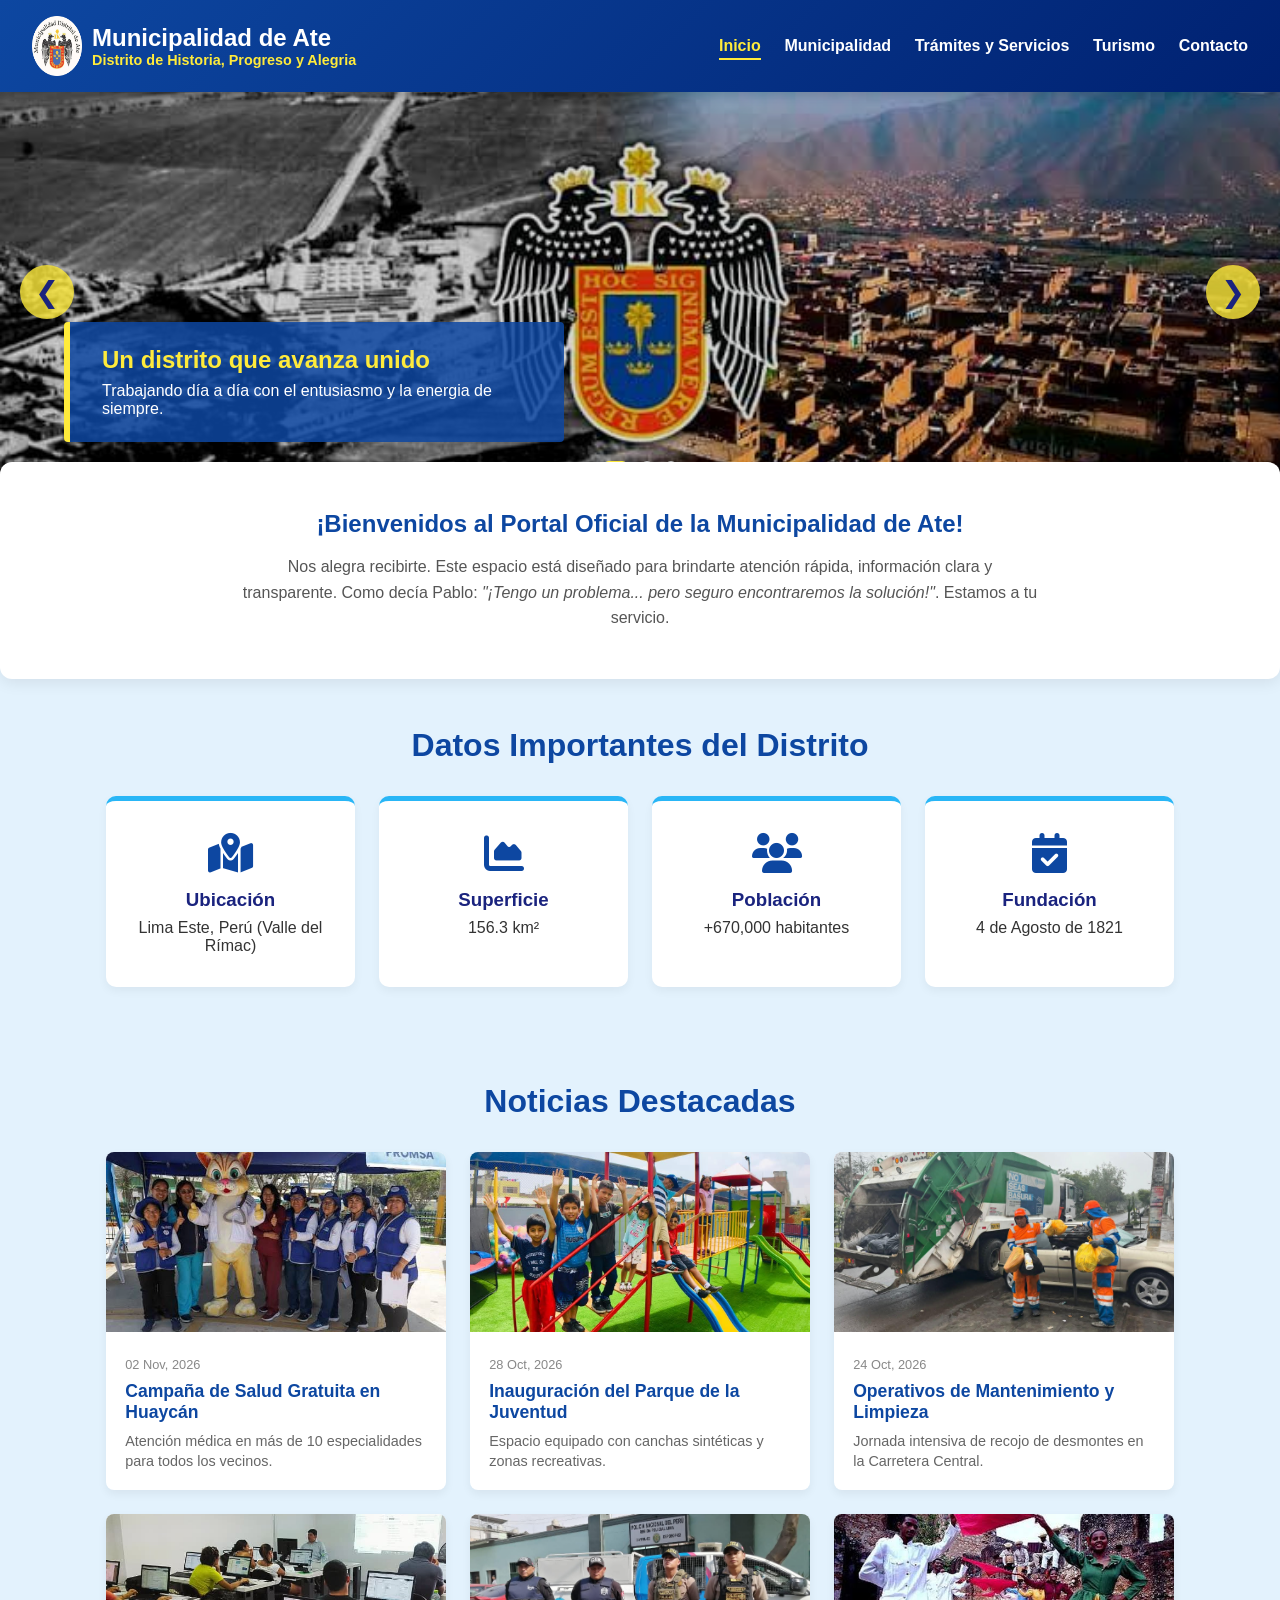
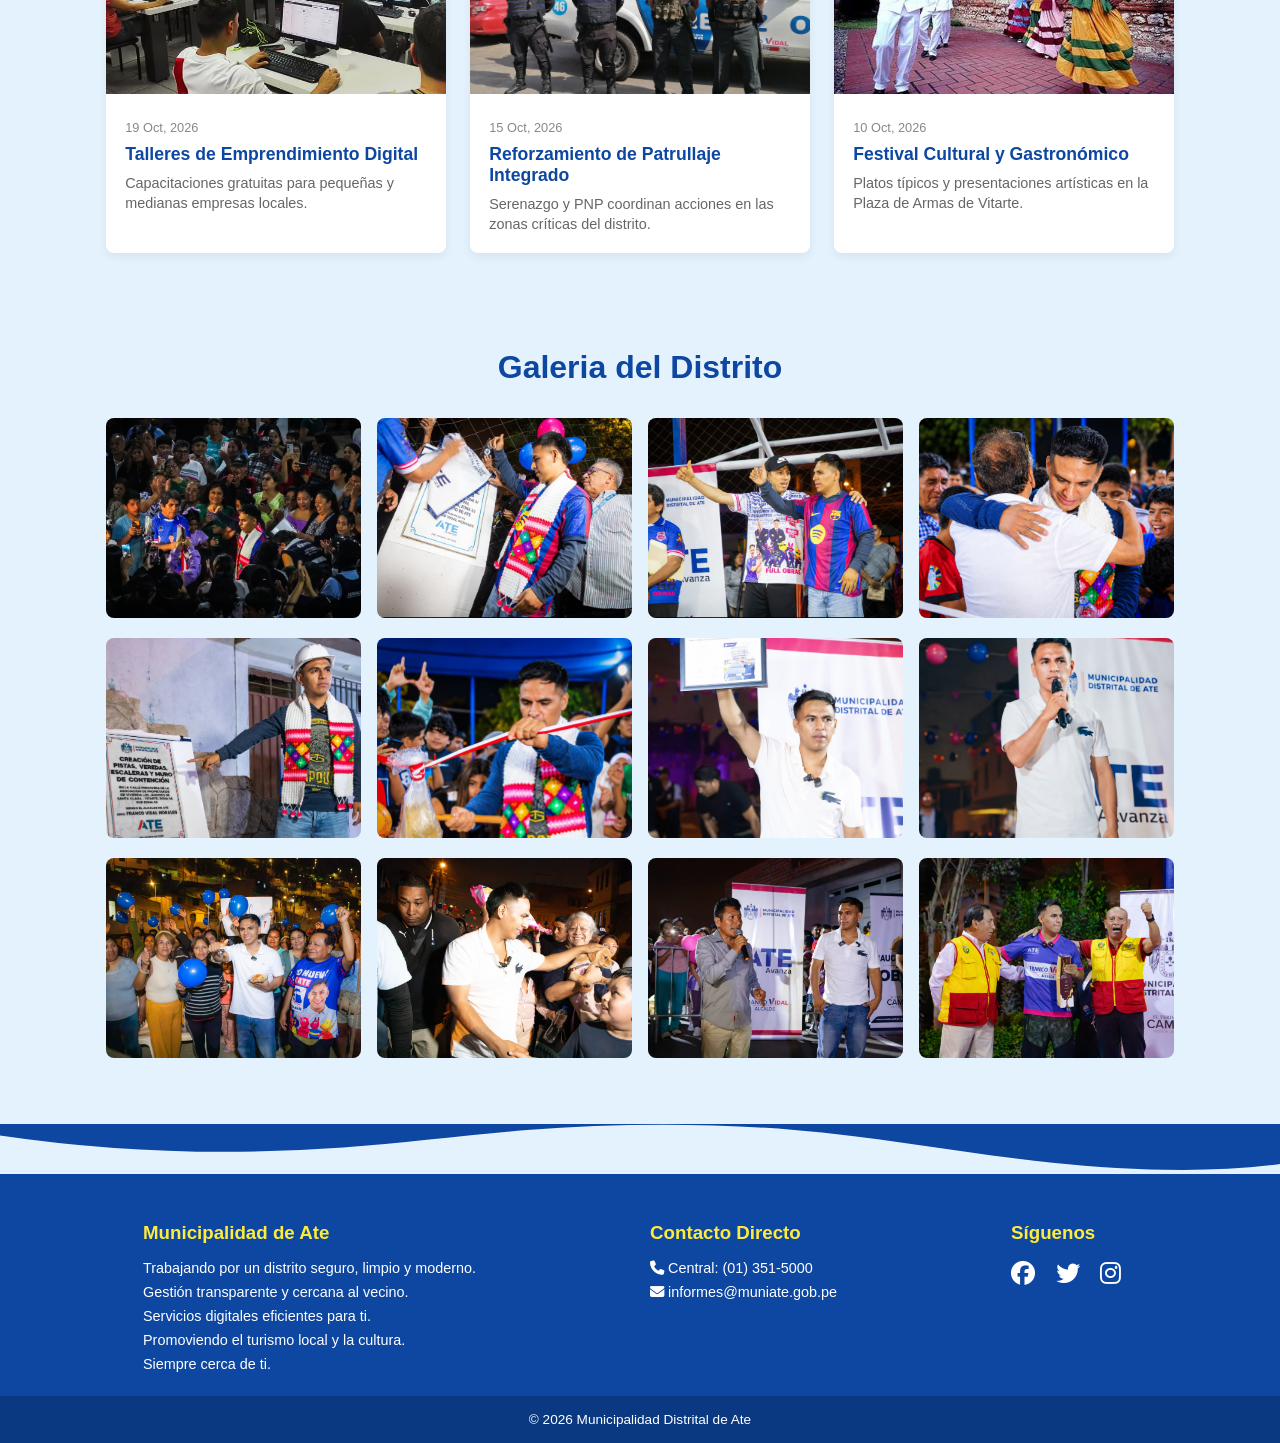
<file: index.html>
<!DOCTYPE html>
<html lang="es">
<head>
  <meta charset="UTF-8">
  <meta name="viewport" content="width=device-width, initial-scale=1.0">
  <title>Municipalidad Distrital de Ate - Inicio</title>
  <link rel="stylesheet" href="pablo.css">
  <link rel="stylesheet" href="https://cdnjs.cloudflare.com/ajax/libs/font-awesome/6.4.0/css/all.min.css">
</head>
<body>
  
  <!-- Navegación -->
  <header class="header">
    <div class="logo-container">
      <img style="width: 50px; height: 60px;" src="IMG/Logo.png">
      <h1>Municipalidad de Ate <span>Distrito de Historia, Progreso y Alegria</span></h1>
    </div>
    <nav class="nav-links">
      <a href="index.html" class="active">Inicio</a>
      <a href="municipalidad.html">Municipalidad</a>
      <a href="tramites.html">Trámites y Servicios</a>
      <a href="turismo.html">Turismo</a>
      <a href="contacto.html">Contacto</a>
    </nav>
  </header>

  <!-- Banner Carrusel -->
  <section class="carousel-container">
    <div class="carousel-slide fade active">
      <img src="IMG/carrucel1.jpg" alt="Ate Moderno">
      <div class="carousel-text">
        <h2>Un distrito que avanza unido</h2>
        <p>Trabajando día a día con el entusiasmo y la energia de siempre.</p>
      </div>
    </div>
    <div class="carousel-slide fade">
      <img src="IMG/carrucel2.jpg" alt="Obras en Ate">
      <div class="carousel-text">
        <h2>Nuevas Obras viales</h2>
        <p>Mejoramos la conectividad y seguridad de las vías principales.</p>
      </div>
    </div>
    <div class="carousel-slide fade">
      <img src="IMG/carrucel3.jpg" alt="Cultura y Deporte">
      <div class="carousel-text">
        <h2>Espacios para la Familia</h2>
        <p>Parques e instalaciones renovadas para el disfrute de todos.</p>
      </div>
    </div>

    <button class="prev" onclick="moveSlide(-1)">&#10094;</button>
    <button class="next" onclick="moveSlide(1)">&#10095;</button>

    <div class="dots-container">
      <span class="dot active" onclick="currentSlide(0)"></span>
      <span class="dot" onclick="currentSlide(1)"></span>
      <span class="dot" onclick="currentSlide(2)"></span>
    </div>
  </section>

  <!-- Bienvenida -->
  <section class="welcome-section">
    <div class="container">
      <h2>¡Bienvenidos al Portal Oficial de la Municipalidad de Ate!</h2>
      <p>Nos alegra recibirte. Este espacio está diseñado para brindarte atención rápida, información clara y transparente. Como decía Pablo: <em>"¡Tengo un problema... pero seguro encontraremos la solución!"</em>. Estamos a tu servicio.</p>
    </div>
  </section>

  <!-- Datos Importantes -->
  <section class="data-section">
    <div class="container">
      <h2>Datos Importantes del Distrito</h2>
      <div class="data-grid">
        <div class="data-card">
          <i class="fa-solid fa-map-location-dot"></i>
          <h3>Ubicación</h3>
          <p>Lima Este, Perú (Valle del Rímac)</p>
        </div>
        <div class="data-card">
          <i class="fa-solid fa-chart-area"></i>
          <h3>Superficie</h3>
          <p>156.3 km²</p>
        </div>
        <div class="data-card">
          <i class="fa-solid fa-users"></i>
          <h3>Población</h3>
          <p>+670,000 habitantes</p>
        </div>
        <div class="data-card">
          <i class="fa-solid fa-calendar-check"></i>
          <h3>Fundación</h3>
          <p>4 de Agosto de 1821</p>
        </div>
      </div>
    </div>
  </section>

  <!-- Noticias Destacadas -->
  <section class="news-section">
    <div class="container">
      <h2>Noticias Destacadas</h2>
      <div class="news-grid">
        <article class="news-card">
          <img src="IMG/Noticia1.jpg" alt="Noticia 1">
          <div class="news-content">
            <span class="date">02 Nov, 2026</span>
            <h3>Campaña de Salud Gratuita en Huaycán</h3>
            <p>Atención médica en más de 10 especialidades para todos los vecinos.</p>
          </div>
        </article>
        <article class="news-card">
          <img src="IMG/Noticia2.jpg" alt="Noticia 2">
          <div class="news-content">
            <span class="date">28 Oct, 2026</span>
            <h3>Inauguración del Parque de la Juventud</h3>
            <p>Espacio equipado con canchas sintéticas y zonas recreativas.</p>
          </div>
        </article>
        <article class="news-card">
          <img src="IMG/Noticia3.jpg" alt="Noticia 3">
          <div class="news-content">
            <span class="date">24 Oct, 2026</span>
            <h3>Operativos de Mantenimiento y Limpieza</h3>
            <p>Jornada intensiva de recojo de desmontes en la Carretera Central.</p>
          </div>
        </article>
        <article class="news-card">
          <img src="IMG/Noticia4.jpg" alt="Noticia 4">
          <div class="news-content">
            <span class="date">19 Oct, 2026</span>
            <h3>Talleres de Emprendimiento Digital</h3>
            <p>Capacitaciones gratuitas para pequeñas y medianas empresas locales.</p>
          </div>
        </article>
        <article class="news-card">
          <img src="IMG/Noticia5.jpg" alt="Noticia 5">
          <div class="news-content">
            <span class="date">15 Oct, 2026</span>
            <h3>Reforzamiento de Patrullaje Integrado</h3>
            <p>Serenazgo y PNP coordinan acciones en las zonas críticas del distrito.</p>
          </div>
        </article>
        <article class="news-card">
          <img src="IMG/Noticia6.jpg" alt="Noticia 6">
          <div class="news-content">
            <span class="date">10 Oct, 2026</span>
            <h3>Festival Cultural y Gastronómico</h3>
            <p>Platos típicos y presentaciones artísticas en la Plaza de Armas de Vitarte.</p>
          </div>
        </article>
      </div>
    </div>
  </section>

  <!-- Fotos del Distrito -->
  <section class="gallery-section">
    <div class="container">
      <h2>Galeria del Distrito</h2>
      <div class="gallery-grid">
        <div class="gallery-item"><img src="IMG/foto1.jpg" alt="Ate 1"></div>
        <div class="gallery-item"><img src="IMG/foto2.jpg" alt="Ate 2"></div>
        <div class="gallery-item"><img src="IMG/foto3.jpg" alt="Ate 3"></div>
        <div class="gallery-item"><img src="IMG/foto4.jpg" alt="Ate 4"></div>
        <div class="gallery-item"><img src="IMG/foto5.jpg" alt="Ate 5"></div>
        <div class="gallery-item"><img src="IMG/foto6.jpg" alt="Ate 6"></div>
        <div class="gallery-item"><img src="IMG/foto7.jpg" alt="Ate 7"></div>
        <div class="gallery-item"><img src="IMG/fto8.jpg" alt="Ate 8"></div>
        <div class="gallery-item"><img src="IMG/foto9.jpg" alt="Ate 9"></div>
        <div class="gallery-item"><img src="IMG/foto10.jpg" alt="Ate 10"></div>
        <div class="gallery-item"><img src="IMG/foto11.jpg" alt="Ate 11"></div>
        <div class="gallery-item"><img src="IMG/foto12.jpg" alt="Ate 12"></div>
      </div>
    </div>
  </section>

  <!-- Pie de página Dinámico -->
  <footer class="footer">
    <div class="animated-wave">
      <svg viewBox="0 0 1200 120" preserveAspectRatio="none">
        <path d="M321.39,56.44c58-10.79,114.16-30.13,172-41.86,82.39-16.72,168.19-17.73,250.45-.39C823.78,31,906.67,72,985.66,92.83c70.05,18.48,146.53,26.09,214.34,3V0H0V27.35A600.21,600.21,0,0,0,321.39,56.44Z" class="wave-path"></path>
      </svg>
    </div>
    <div class="footer-content">
      <div class="footer-block">
        <h3>Municipalidad de Ate</h3>
        <p>Trabajando por un distrito seguro, limpio y moderno.</p>
        <p>Gestión transparente y cercana al vecino.</p>
        <p>Servicios digitales eficientes para ti.</p>
        <p>Promoviendo el turismo local y la cultura.</p>
        <p>Siempre cerca de ti.</p>
      </div>
      <div class="footer-block">
        <h3>Contacto Directo</h3>
        <p><i class="fa-solid fa-phone"></i> Central: (01) 351-5000</p>
        <p><i class="fa-solid fa-envelope"></i> informes@muniate.gob.pe</p>
      </div>
      <div class="footer-block">
        <h3>Síguenos</h3>
        <div class="social-icons">
          <a href="https://www.facebook.com/share/1b3pd3xXMm/"><i class="fa-brands fa-facebook"></i></a>
          <a href="https://www.instagram.com/nuevoate.municipalidad?rpxt=bGp5NnpqZDlrNzli"><i class="fa-brands fa-twitter"></i></a>
          <a href="#"><i class="fa-brands fa-instagram"></i></a>
        </div>
      </div>
    </div>
    <div class="footer-bottom">
      <p>&copy; 2026 Municipalidad Distrital de Ate</p>
    </div>
  </footer>

  <script src="pablo.js"></script>
</body>
</html>
</file>
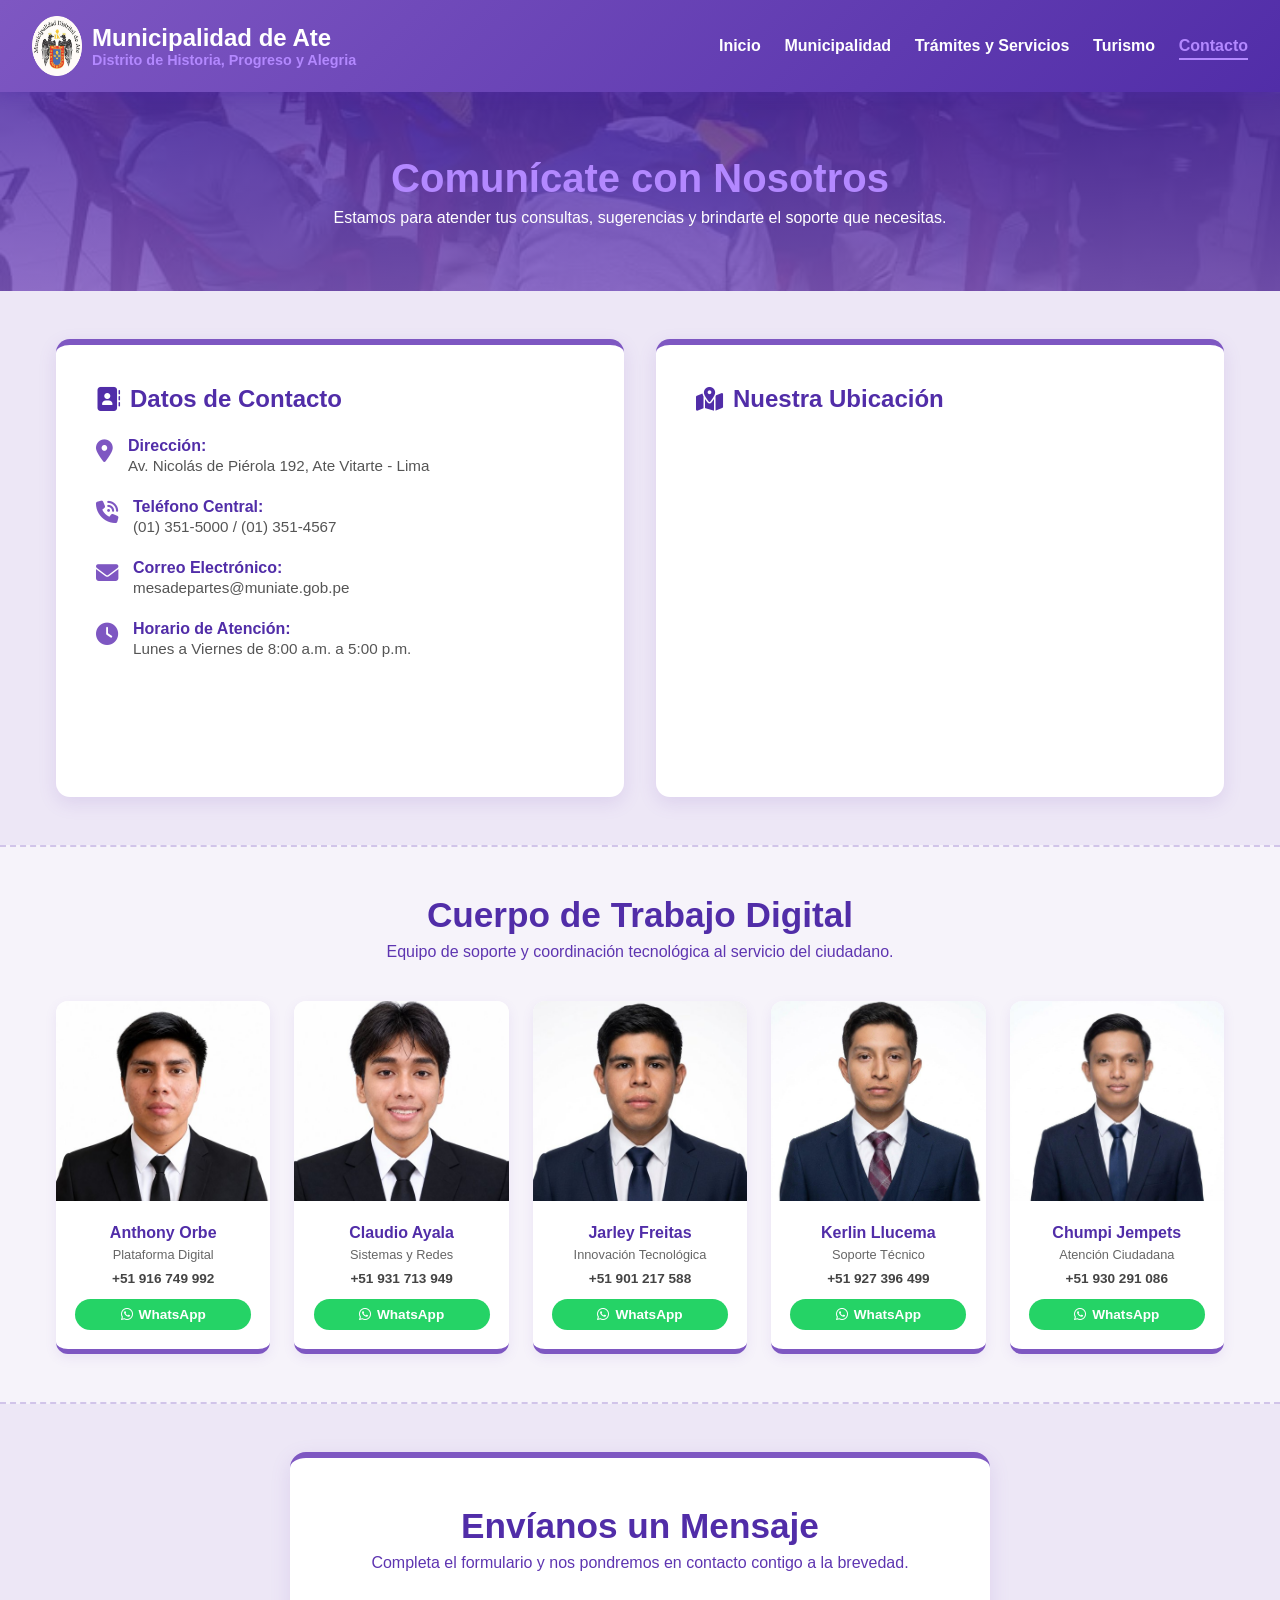
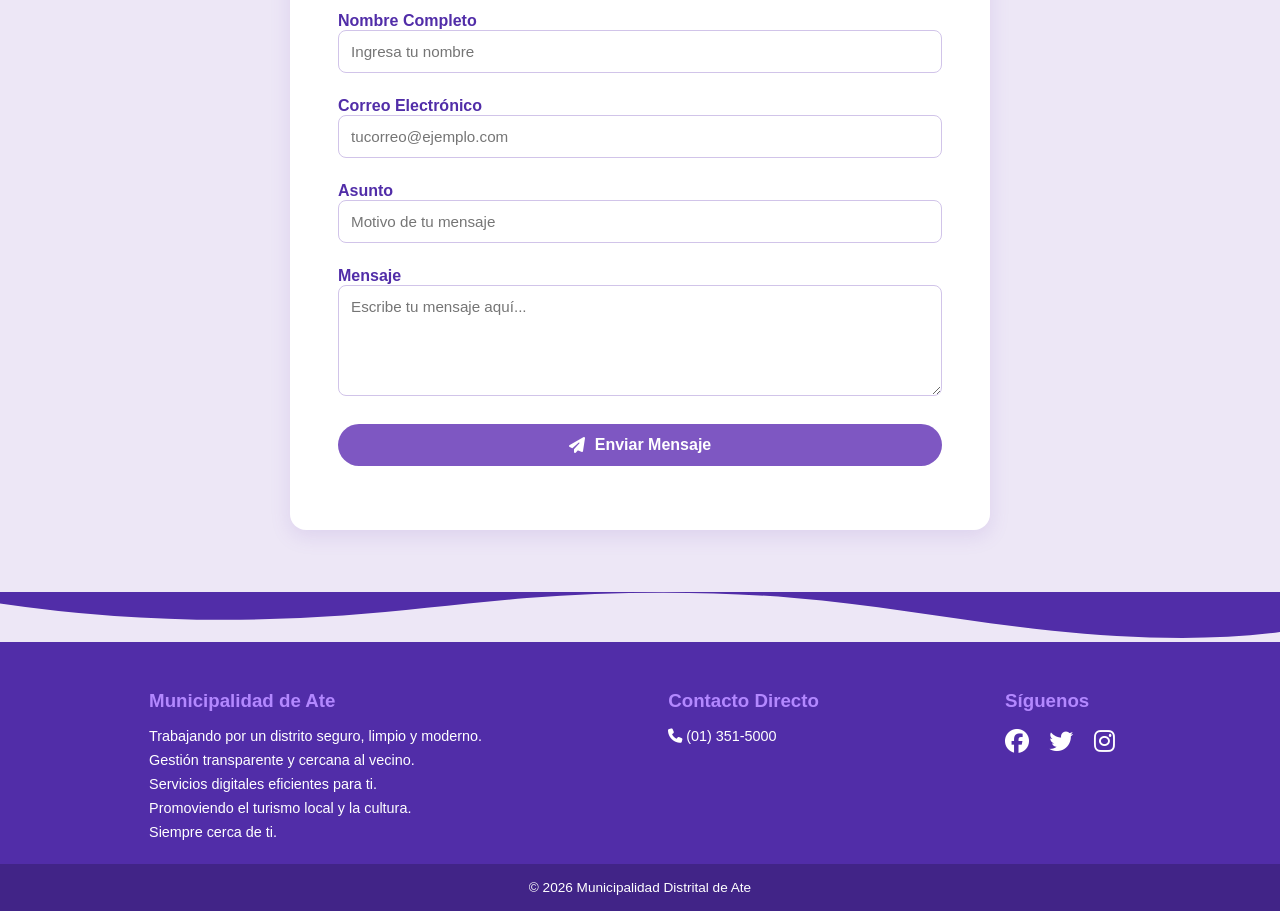
<file: contacto.html>
<!DOCTYPE html>
<html lang="es">
<head>
  <meta charset="UTF-8">
  <meta name="viewport" content="width=device-width, initial-scale=1.0">
  <title>Municipalidad Distrital de Ate - Contacto</title>
  <link rel="stylesheet" href="austin.css">
  <link rel="stylesheet" href="https://cdnjs.cloudflare.com/ajax/libs/font-awesome/6.4.0/css/all.min.css">
</head>
<body>

  <!-- Navegación -->
  <header class="header">
    <div class="logo-container">
      <img style="width: 50px; height: 60px;" src="IMG/Logo.png">
      <h1>Municipalidad de Ate <span>Distrito de Historia, Progreso y Alegria</span></h1>
    </div>
    <nav class="nav-links">
      <a href="index.html">Inicio</a>
      <a href="municipalidad.html">Municipalidad</a>
      <a href="tramites.html">Trámites y Servicios</a>
      <a href="turismo.html">Turismo</a>
      <a href="contacto.html" class="active">Contacto</a>
    </nav>
  </header>

  <!-- Banner de Sección -->
  <section class="section-banner">
    <div class="banner-content">
      <h2>Comunícate con Nosotros</h2>
      <p>Estamos para atender tus consultas, sugerencias y brindarte el soporte que necesitas.</p>
    </div>
  </section>

  <!-- SECCIÓN 1: Información y Mapa -->
  <section class="content-section">
    <div class="container">
      <div class="contact-grid-2">
        <!-- Lado Izquierdo: Información -->
        <div class="info-card">
          <h2><i class="fa-solid fa-address-book"></i> Datos de Contacto</h2>
          <ul class="info-list">
            <li>
              <i class="fa-solid fa-location-dot"></i>
              <div>
                <strong>Dirección:</strong>
                <p>Av. Nicolás de Piérola 192, Ate Vitarte - Lima</p>
              </div>
            </li>
            <li>
              <i class="fa-solid fa-phone-volume"></i>
              <div>
                <strong>Teléfono Central:</strong>
                <p>(01) 351-5000 / (01) 351-4567</p>
              </div>
            </li>
            <li>
              <i class="fa-solid fa-envelope"></i>
              <div>
                <strong>Correo Electrónico:</strong>
                <p>mesadepartes@muniate.gob.pe</p>
              </div>
            </li>
            <li>
              <i class="fa-solid fa-clock"></i>
              <div>
                <strong>Horario de Atención:</strong>
                <p>Lunes a Viernes de 8:00 a.m. a 5:00 p.m.</p>
              </div>
            </li>
          </ul>
        </div>

        <!-- Lado Derecho: Google Maps -->
        <div class="map-card">
          <h2><i class="fa-solid fa-map-location-dot"></i> Nuestra Ubicación</h2>
          <div class="map-responsive">
            <iframe 
              src="https://www.google.com/maps/embed?pb=!1m18!1m12!1m3!1d3902.2516794990515!2d-76.91924139999999!3d-12.026186599999999!2m3!1f0!2f0!3f0!3m2!1i1024!2i768!4f13.1!3m3!1m2!1s0x9105c538cc519b3f%3A0xaa744fc2669a0d56!2sMunicipalidad%20de%20Ate!5e0!3m2!1ses-419!2spe!4v1793163457392!5m2!1ses-419!2sp" 
              width="100%" 
              height="100%" 
              style="border:0;" 
              allowfullscreen="" 
              loading="lazy">
            </iframe>
          </div>
        </div>
      </div>
    </div>
  </section>

  <!-- SECCIÓN 2: Cuerpo de Trabajo Digital (Estilo Referencia) -->
  <section class="content-section team-section">
    <div class="container">
      <h2>Cuerpo de Trabajo Digital</h2>
      <p class="subtitle">Equipo de soporte y coordinación tecnológica al servicio del ciudadano.</p>

      <div class="team-grid">
        <!-- Miembro 1 -->
        <div class="team-card">
          <div class="team-img">
            <img src="IMG/trabajador1.jpg" alt="Anthony Orbe">
          </div>
          <div class="team-info">
            <h3>Anthony Orbe</h3>
            <span class="role">Plataforma Digital</span>
            <span class="phone-number">+51 916 749 992</span>
            <a href="https://wa.me/51916749992" target="_blank" class="whatsapp-btn">
              <i class="fa-brands fa-whatsapp"></i> WhatsApp
            </a>
          </div>
        </div>

        <!-- Miembro 2 -->
        <div class="team-card">
          <div class="team-img">
            <img src="IMG/trabajador2.jpg" alt="Claudio Ayala">
          </div>
          <div class="team-info">
            <h3>Claudio Ayala</h3>
            <span class="role">Sistemas y Redes</span>
            <span class="phone-number">+51 931 713 949</span>
            <a href="https://wa.me/51931713949" target="_blank" class="whatsapp-btn">
              <i class="fa-brands fa-whatsapp"></i> WhatsApp
            </a>
          </div>
        </div>

        <!-- Miembro 3 -->
        <div class="team-card">
          <div class="team-img">
            <img src="IMG/trabajador3.jpg" alt="Jarley Freitas">
          </div>
          <div class="team-info">
            <h3>Jarley Freitas</h3>
            <span class="role">Innovación Tecnológica</span>
            <span class="phone-number">+51 901 217 588</span>
            <a href="https://wa.me/51901217588" target="_blank" class="whatsapp-btn">
              <i class="fa-brands fa-whatsapp"></i> WhatsApp
            </a>
          </div>
        </div>

        <!-- Miembro 4 -->
        <div class="team-card">
          <div class="team-img">
            <img src="IMG/trabajador4.jpg" alt="Kerlin Llucema">
          </div>
          <div class="team-info">
            <h3>Kerlin Llucema</h3>
            <span class="role">Soporte Técnico</span>
            <span class="phone-number">+51 927 396 499</span>
            <a href="https://wa.me/51927396499" target="_blank" class="whatsapp-btn">
              <i class="fa-brands fa-whatsapp"></i> WhatsApp
            </a>
          </div>
        </div>

        <!-- Miembro 5 -->
        <div class="team-card">
          <div class="team-img">
            <img src="IMG/trabajador5.jpg" alt="Chumpi Jempets">
          </div>
          <div class="team-info">
            <h3>Chumpi Jempets</h3>
            <span class="role">Atención Ciudadana</span>
            <span class="phone-number">+51 930 291 086</span>
            <a href="https://wa.me/51930291086" target="_blank" class="whatsapp-btn">
              <i class="fa-brands fa-whatsapp"></i> WhatsApp
            </a>
          </div>
        </div>
      </div>
    </div>
  </section>

  <!-- SECCIÓN 3: Formulario de Contacto -->
  <section class="content-section form-section">
    <div class="container">
      <div class="form-container">
        <h2>Envíanos un Mensaje</h2>
        <p class="subtitle">Completa el formulario y nos pondremos en contacto contigo a la brevedad.</p>

        <form id="contactForm">
          <div class="form-group">
            <label for="nombre">Nombre Completo</label>
            <input type="text" id="nombre" name="nombre" required placeholder="Ingresa tu nombre">
          </div>
          <div class="form-group">
            <label for="correo">Correo Electrónico</label>
            <input type="email" id="correo" name="correo" required placeholder="tucorreo@ejemplo.com">
          </div>
          <div class="form-group">
            <label for="asunto">Asunto</label>
            <input type="text" id="asunto" name="asunto" required placeholder="Motivo de tu mensaje">
          </div>
          <div class="form-group">
            <label for="mensaje">Mensaje</label>
            <textarea id="mensaje" name="mensaje" rows="5" required placeholder="Escribe tu mensaje aquí..."></textarea>
          </div>
          <button type="submit" class="submit-btn"><i class="fa-solid fa-paper-plane"></i> Enviar Mensaje</button>
        </form>
        <div id="formMessage" class="form-message"></div>
      </div>
    </div>
  </section>

  <!-- Pie de página Dinámico -->
  <footer class="footer">
    <div class="animated-wave">
      <svg viewBox="0 0 1200 120" preserveAspectRatio="none">
        <path d="M321.39,56.44c58-10.79,114.16-30.13,172-41.86,82.39-16.72,168.19-17.73,250.45-.39C823.78,31,906.67,72,985.66,92.83c70.05,18.48,146.53,26.09,214.34,3V0H0V27.35A600.21,600.21,0,0,0,321.39,56.44Z" class="wave-path"></path>
      </svg>
    </div>
    <div class="footer-content">
      <div class="footer-block">
        <h3>Municipalidad de Ate</h3>
        <p>Trabajando por un distrito seguro, limpio y moderno.</p>
        <p>Gestión transparente y cercana al vecino.</p>
        <p>Servicios digitales eficientes para ti.</p>
        <p>Promoviendo el turismo local y la cultura.</p>
        <p>Siempre cerca de ti.</p>
      </div>
      <div class="footer-block">
        <h3>Contacto Directo</h3>
        <p><i class="fa-solid fa-phone"></i> (01) 351-5000</p>
      </div>
      <div class="footer-block">
        <h3>Síguenos</h3>
        <div class="social-icons">
          <a href="https://www.facebook.com/share/1b3pd3xXMm/"><i class="fa-brands fa-facebook"></i></a>
          <a href="https://www.instagram.com/nuevoate.municipalidad?rpxt=bGp5NnpqZDlrNzli"><i class="fa-brands fa-twitter"></i></a>
          <a href="#"><i class="fa-brands fa-instagram"></i></a>
        </div>
      </div>
    </div>
    <div class="footer-bottom">
      <p>&copy; 2026 Municipalidad Distrital de Ate</p>
    </div>
  </footer>

  <script src="austin.js"></script>
</body>
</html>
</file>
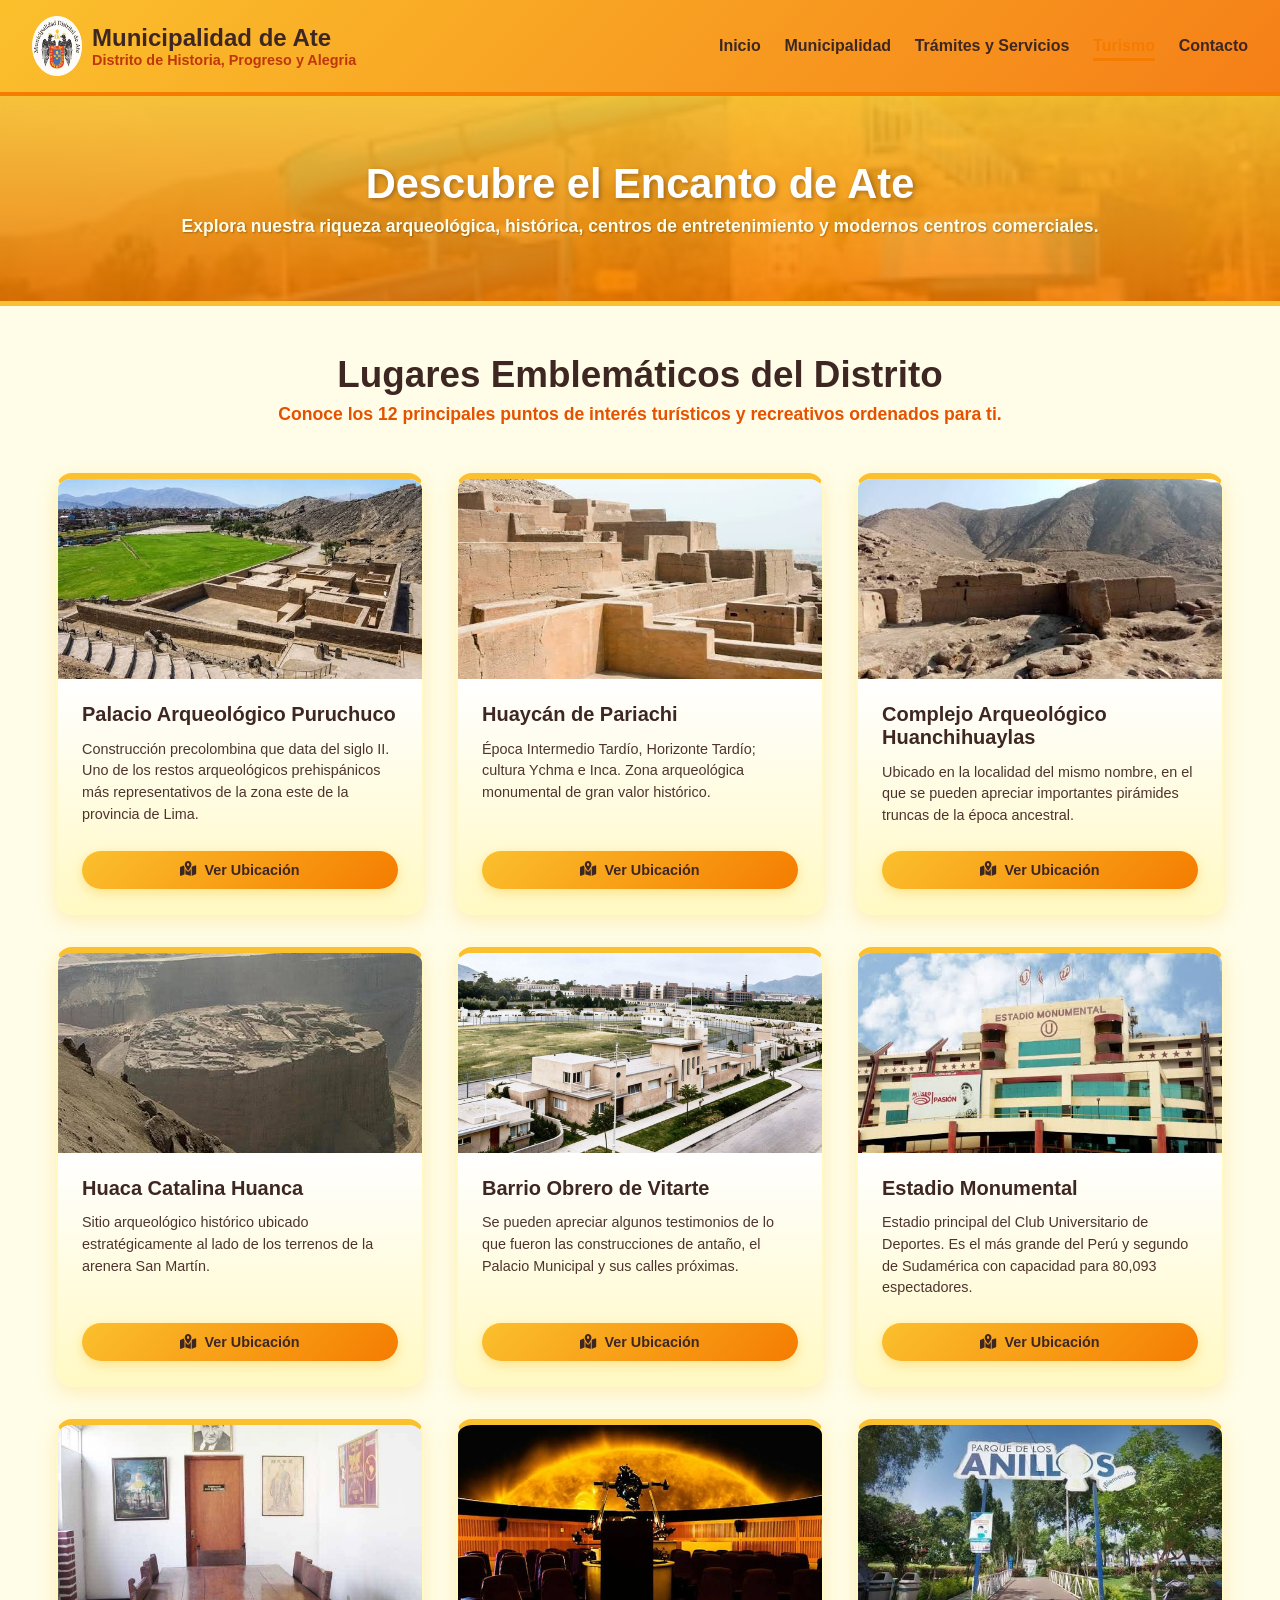
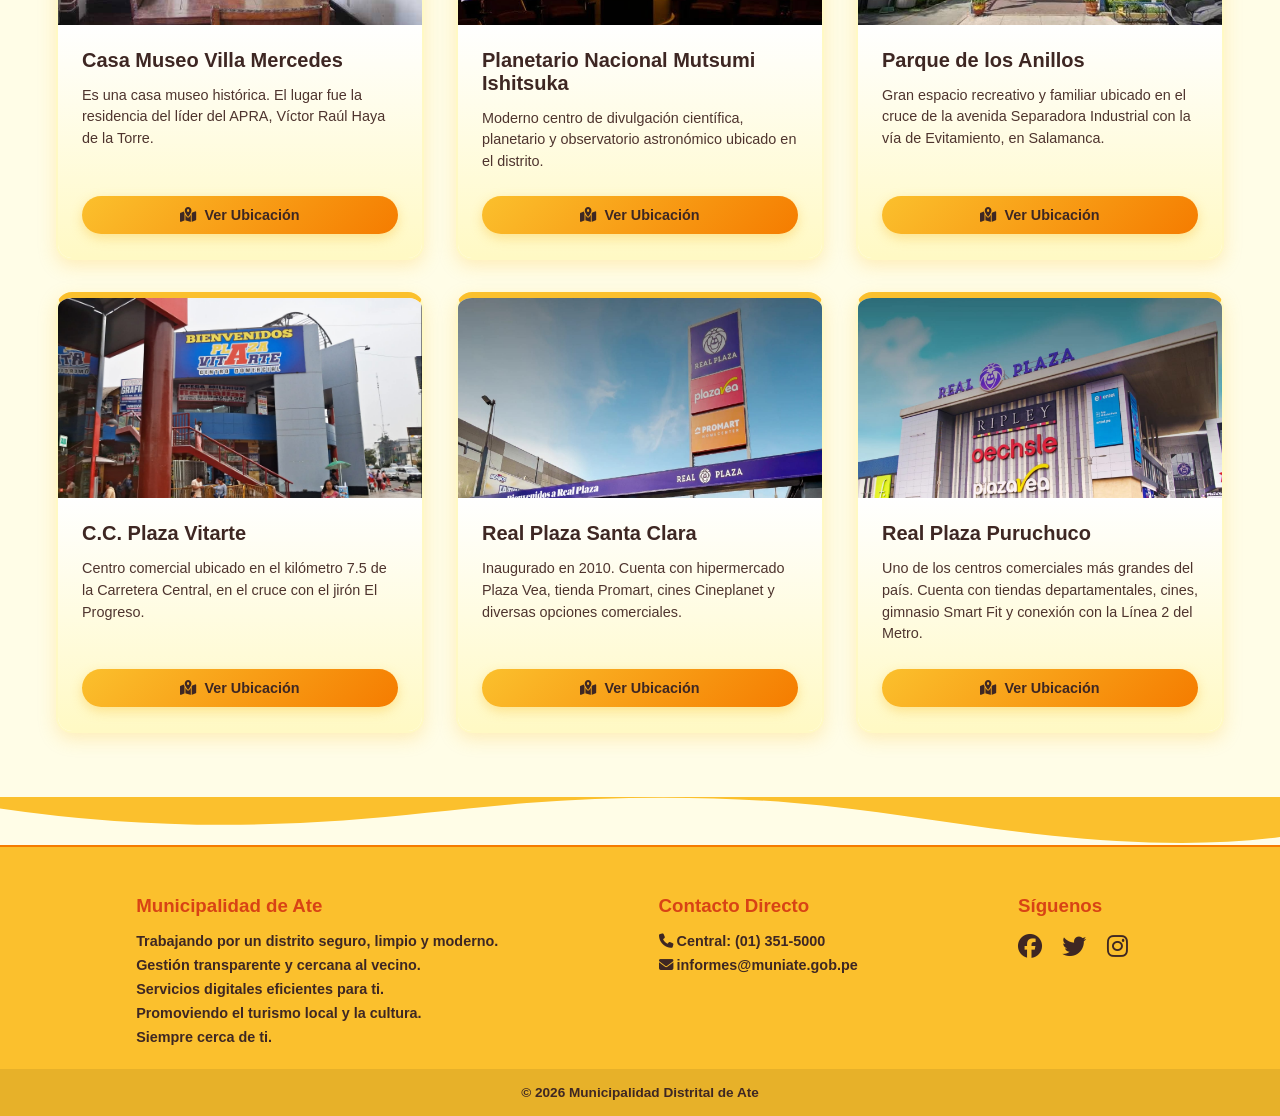
<file: turismo.html>
<!DOCTYPE html>
<html lang="es">
<head>
  <meta charset="UTF-8">
  <meta name="viewport" content="width=device-width, initial-scale=1.0">
  <title>Municipalidad Distrital de Ate - Turismo</title>
  <link rel="stylesheet" href="tasha.css">
  <link rel="stylesheet" href="https://cdnjs.cloudflare.com/ajax/libs/font-awesome/6.4.0/css/all.min.css">
</head>
<body>

  <!-- Navegación -->
  <header class="header">
    <div class="logo-container">
      <img style="width: 50px; height: 60px;" src="IMG/Logo.png">
      <h1>Municipalidad de Ate <span>Distrito de Historia, Progreso y Alegria</span></h1>
    </div>
    <nav class="nav-links">
      <a href="index.html">Inicio</a>
      <a href="municipalidad.html">Municipalidad</a>
      <a href="tramites.html">Trámites y Servicios</a>
      <a href="turismo.html" class="active">Turismo</a>
      <a href="contacto.html">Contacto</a>
    </nav>
  </header>

  <!-- Banner de Sección -->
  <section class="section-banner">
    <div class="banner-content">
      <h2>Descubre el Encanto de Ate</h2>
      <p>Explora nuestra riqueza arqueológica, histórica, centros de entretenimiento y modernos centros comerciales.</p>
    </div>
  </section>

  <!-- Contenedor Principal de Atractivos Turísticos (3 Columnas) -->
  <section class="content-section">
    <div class="container">
      <h2>Lugares Emblemáticos del Distrito</h2>
      <p class="subtitle">Conoce los 12 principales puntos de interés turísticos y recreativos ordenados para ti.</p>

      <div class="tourism-grid">

        <!-- 1. Palacio Arqueológico Puruchuco -->
        <div class="tourism-card">
          <div class="card-img-container">
            <img src="IMG/turismo1.jpg" alt="Palacio Arqueológico Puruchuco">
          </div>
          <div class="tourism-body">
            <h3>Palacio Arqueológico Puruchuco</h3>
            <p>Construcción precolombina que data del siglo II. Uno de los restos arqueológicos prehispánicos más representativos de la zona este de la provincia de Lima.</p>
            <a href="https://maps.google.com/?q=Palacio+Arqueologico+Puruchuco+Ate" target="_blank" class="location-btn">
              <i class="fa-solid fa-map-location-dot"></i> Ver Ubicación
            </a>
          </div>
        </div>

        <!-- 2. Zona Arqueológica Monumental Huaycán de Pariachi -->
        <div class="tourism-card">
          <div class="card-img-container">
            <img src="IMG/turismo2.jpg" alt="Huaycán de Pariachi">
          </div>
          <div class="tourism-body">
            <h3>Huaycán de Pariachi</h3>
            <p>Época Intermedio Tardío, Horizonte Tardío; cultura Ychma e Inca. Zona arqueológica monumental de gran valor histórico.</p>
            <a href="https://maps.google.com/?q=Huaycan+de+Pariachi+Ate" target="_blank" class="location-btn">
              <i class="fa-solid fa-map-location-dot"></i> Ver Ubicación
            </a>
          </div>
        </div>

        <!-- 3. Complejo Arqueológico Huanchihuaylas -->
        <div class="tourism-card">
          <div class="card-img-container">
            <img src="IMG/turismo3.jpg" alt="Huanchihuaylas">
          </div>
          <div class="tourism-body">
            <h3>Complejo Arqueológico Huanchihuaylas</h3>
            <p>Ubicado en la localidad del mismo nombre, en el que se pueden apreciar importantes pirámides truncas de la época ancestral.</p>
            <a href="https://maps.google.com/?q=Huanchihuaylas+Ate" target="_blank" class="location-btn">
              <i class="fa-solid fa-map-location-dot"></i> Ver Ubicación
            </a>
          </div>
        </div>

        <!-- 4. Huaca Catalina Huanca -->
        <div class="tourism-card">
          <div class="card-img-container">
            <img src="IMG/turismo4.jpg" alt="Huaca Catalina Huanca">
          </div>
          <div class="tourism-body">
            <h3>Huaca Catalina Huanca</h3>
            <p>Sitio arqueológico histórico ubicado estratégicamente al lado de los terrenos de la arenera San Martín.</p>
            <a href="https://maps.google.com/?q=Huaca+Catalina+Huanca+Ate" target="_blank" class="location-btn">
              <i class="fa-solid fa-map-location-dot"></i> Ver Ubicación
            </a>
          </div>
        </div>

        <!-- 5. Barrio Obrero de Vitarte -->
        <div class="tourism-card">
          <div class="card-img-container">
            <img src="IMG/turismo5.jpg" alt="Barrio Obrero de Vitarte">
          </div>
          <div class="tourism-body">
            <h3>Barrio Obrero de Vitarte</h3>
            <p>Se pueden apreciar algunos testimonios de lo que fueron las construcciones de antaño, el Palacio Municipal y sus calles próximas.</p>
            <a href="https://maps.google.com/?q=Barrio+Obrero+de+Vitarte" target="_blank" class="location-btn">
              <i class="fa-solid fa-map-location-dot"></i> Ver Ubicación
            </a>
          </div>
        </div>

        <!-- 6. Estadio Monumental -->
        <div class="tourism-card">
          <div class="card-img-container">
            <img src="IMG/turismo6.jpg" alt="Estadio Monumental">
          </div>
          <div class="tourism-body">
            <h3>Estadio Monumental</h3>
            <p>Estadio principal del Club Universitario de Deportes. Es el más grande del Perú y segundo de Sudamérica con capacidad para 80,093 espectadores.</p>
            <a href="https://maps.google.com/?q=Estadio+Monumental+U+Ate" target="_blank" class="location-btn">
              <i class="fa-solid fa-map-location-dot"></i> Ver Ubicación
            </a>
          </div>
        </div>

        <!-- 7. Casa Museo Villa Mercedes -->
        <div class="tourism-card">
          <div class="card-img-container">
            <img src="IMG/turismo7.jpg" alt="Casa Museo Villa Mercedes">
          </div>
          <div class="tourism-body">
            <h3>Casa Museo Villa Mercedes</h3>
            <p>Es una casa museo histórica. El lugar fue la residencia del líder del APRA, Víctor Raúl Haya de la Torre.</p>
            <a href="https://maps.google.com/?q=Casa+Museo+Villa+Mercedes+Ate" target="_blank" class="location-btn">
              <i class="fa-solid fa-map-location-dot"></i> Ver Ubicación
            </a>
          </div>
        </div>

        <!-- 8. Planetario Nacional Peruano Japonés Mutsumi Ishitsuka -->
        <div class="tourism-card">
          <div class="card-img-container">
            <img src="IMG/turismo8.jpg" alt="Planetario Nacional">
          </div>
          <div class="tourism-body">
            <h3>Planetario Nacional Mutsumi Ishitsuka</h3>
            <p>Moderno centro de divulgación científica, planetario y observatorio astronómico ubicado en el distrito.</p>
            <a href="https://maps.google.com/?q=Planetario+Nacional+Mutsumi+Ishitsuka" target="_blank" class="location-btn">
              <i class="fa-solid fa-map-location-dot"></i> Ver Ubicación
            </a>
          </div>
        </div>

        <!-- 9. Parque de los Anillos -->
        <div class="tourism-card">
          <div class="card-img-container">
            <img src="IMG/turismo9.jpg" alt="Parque de los Anillos">
          </div>
          <div class="tourism-body">
            <h3>Parque de los Anillos</h3>
            <p>Gran espacio recreativo y familiar ubicado en el cruce de la avenida Separadora Industrial con la vía de Evitamiento, en Salamanca.</p>
            <a href="https://maps.google.com/?q=Parque+de+los+Anillos+Salamanca+Ate" target="_blank" class="location-btn">
              <i class="fa-solid fa-map-location-dot"></i> Ver Ubicación
            </a>
          </div>
        </div>

        <!-- 10. C.C. Plaza Vitarte -->
        <div class="tourism-card">
          <div class="card-img-container">
            <img src="IMG/turismo10.jpg" alt="C.C. Plaza Vitarte">
          </div>
          <div class="tourism-body">
            <h3>C.C. Plaza Vitarte</h3>
            <p>Centro comercial ubicado en el kilómetro 7.5 de la Carretera Central, en el cruce con el jirón El Progreso.</p>
            <a href="https://maps.google.com/?q=Plaza+Vitarte+Carretera+Central" target="_blank" class="location-btn">
              <i class="fa-solid fa-map-location-dot"></i> Ver Ubicación
            </a>
          </div>
        </div>

        <!-- 11. Real Plaza Santa Clara -->
        <div class="tourism-card">
          <div class="card-img-container">
            <img src="IMG/turismo11.jpg" alt="Real Plaza Santa Clara">
          </div>
          <div class="tourism-body">
            <h3>Real Plaza Santa Clara</h3>
            <p>Inaugurado en 2010. Cuenta con hipermercado Plaza Vea, tienda Promart, cines Cineplanet y diversas opciones comerciales.</p>
            <a href="https://maps.google.com/?q=Real+Plaza+Santa+Clara+Ate" target="_blank" class="location-btn">
              <i class="fa-solid fa-map-location-dot"></i> Ver Ubicación
            </a>
          </div>
        </div>

        <!-- 12. Real Plaza Puruchuco -->
        <div class="tourism-card">
          <div class="card-img-container">
            <img src="IMG/turismo12.jpg" alt="Real Plaza Puruchuco">
          </div>
          <div class="tourism-body">
            <h3>Real Plaza Puruchuco</h3>
            <p>Uno de los centros comerciales más grandes del país. Cuenta con tiendas departamentales, cines, gimnasio Smart Fit y conexión con la Línea 2 del Metro.</p>
            <a href="https://maps.google.com/?q=Real+Plaza+Puruchuco+Ate" target="_blank" class="location-btn">
              <i class="fa-solid fa-map-location-dot"></i> Ver Ubicación
            </a>
          </div>
        </div>

      </div>
    </div>
  </section>

  <!-- Pie de página Dinámico -->
  <footer class="footer">
    <div class="animated-wave">
      <svg viewBox="0 0 1200 120" preserveAspectRatio="none">
        <path d="M321.39,56.44c58-10.79,114.16-30.13,172-41.86,82.39-16.72,168.19-17.73,250.45-.39C823.78,31,906.67,72,985.66,92.83c70.05,18.48,146.53,26.09,214.34,3V0H0V27.35A600.21,600.21,0,0,0,321.39,56.44Z" class="wave-path"></path>
      </svg>
    </div>
    <div class="footer-content">
      <div class="footer-block">
        <h3>Municipalidad de Ate</h3>
        <p>Trabajando por un distrito seguro, limpio y moderno.</p>
        <p>Gestión transparente y cercana al vecino.</p>
        <p>Servicios digitales eficientes para ti.</p>
        <p>Promoviendo el turismo local y la cultura.</p>
        <p>Siempre cerca de ti.</p>
      </div>
      <div class="footer-block">
        <h3>Contacto Directo</h3>
        <p><i class="fa-solid fa-phone"></i> Central: (01) 351-5000</p>
        <p><i class="fa-solid fa-envelope"></i> informes@muniate.gob.pe</p>
      </div>
      <div class="footer-block">
        <h3>Síguenos</h3>
        <div class="social-icons">
          <a href="https://www.facebook.com/share/1b3pd3xXMm/"><i class="fa-brands fa-facebook"></i></a>
          <a href="https://www.instagram.com/nuevoate.municipalidad?rpxt=bGp5NnpqZDlrNzli"><i class="fa-brands fa-twitter"></i></a>
          <a href="#"><i class="fa-brands fa-instagram"></i></a>
        </div>
      </div>
    </div>
    <div class="footer-bottom">
      <p>&copy; 2026 Municipalidad Distrital de Ate</p>
    </div>
  </footer>

  <script src="tasha.js"></script>
</body>
</html>
</file>
<file: pablo.css>
/* Paleta de Colores: Pablo (Azul Rey, Amarillo y Azul Cielo) */
:root {
  --pablo-blue: #0d47a1;
  --pablo-light-blue: #29b6f6;
  --pablo-yellow: #ffeb3b;
  --pablo-accent: #fdd835;
  --dark-text: #1a237e;
  --bg-light: #e3f2fd;
  --white: #ffffff;
}

* {
  box-sizing: border-box;
  margin: 0;
  padding: 0;
  font-family: 'Segoe UI', Tahoma, Geneva, Verdana, sans-serif;
}

body {
  background-color: var(--bg-light);
  color: #333;
}

/* Header & Nav */
.header {
  background: linear-gradient(135deg, var(--pablo-blue), #002171);
  color: var(--white);
  padding: 1rem 2rem;
  display: flex;
  justify-content: space-between;
  align-items: center;
  box-shadow: 0 4px 10px rgba(0,0,0,0.15);
  position: sticky;
  top: 0;
  z-index: 1000;
}

.logo-container {
  display: flex;
  align-items: center;
  gap: 10px;
}

.character-badge {
  background: var(--pablo-yellow);
  color: var(--dark-text);
  padding: 5px 12px;
  border-radius: 20px;
  font-weight: bold;
  font-size: 0.85rem;
}

.logo-container h1 {
  font-size: 1.5rem;
}

.logo-container span {
  color: var(--pablo-yellow);
  font-size: 0.9rem;
  display: block;
}

.nav-links a {
  color: var(--white);
  text-decoration: none;
  margin-left: 1.2rem;
  font-weight: 600;
  transition: color 0.3s;
}

.nav-links a:hover, .nav-links a.active {
  color: var(--pablo-yellow);
  border-bottom: 2px solid var(--pablo-yellow);
  padding-bottom: 4px;
}

/* Container */
.container {
  max-width: 1100px;
  margin: 0 auto;
  padding: 3rem 1rem;
}

/* Banner Carrusel */
.carousel-container {
  position: relative;
  max-width: 100%;
  height: 400px;
  overflow: hidden;
  background-color: #000;
}

.carousel-slide {
  display: none;
  height: 100%;
  position: relative;
}

.carousel-slide img {
  width: 100%;
  height: 100%;
  object-fit: cover;
  opacity: 0.85;
}

.carousel-text {
  position: absolute;
  bottom: 50px;
  left: 5%;
  background: rgba(13, 71, 161, 0.85);
  color: var(--white);
  padding: 1.5rem 2rem;
  border-left: 6px solid var(--pablo-yellow);
  border-radius: 4px;
  max-width: 500px;
}

.carousel-text h2 {
  color: var(--pablo-yellow);
  margin-bottom: 0.5rem;
}

.prev, .next {
  position: absolute;
  top: 50%;
  transform: translateY(-50%);
  background: rgba(255, 235, 59, 0.8);
  color: var(--dark-text);
  border: none;
  font-size: 1.8rem;
  padding: 10px 15px;
  cursor: pointer;
  border-radius: 50%;
  transition: 0.3s;
}

.next { right: 20px; }
.prev { left: 20px; }

.prev:hover, .next:hover {
  background: var(--pablo-yellow);
}

.dots-container {
  position: absolute;
  bottom: 15px;
  width: 100%;
  text-align: center;
}

.dot {
  height: 12px;
  width: 12px;
  margin: 0 4px;
  background-color: #bbb;
  border-radius: 50%;
  display: inline-block;
  cursor: pointer;
}

.dot.active {
  background-color: var(--pablo-yellow);
  width: 25px;
  border-radius: 10px;
}

/* Bienvenida */
.welcome-section {
  background: var(--white);
  text-align: center;
  border-radius: 12px;
  margin-top: -30px;
  position: relative;
  z-index: 10;
  box-shadow: 0 4px 15px rgba(0,0,0,0.08);
}

.welcome-section h2 {
  color: var(--pablo-blue);
  margin-bottom: 1rem;
}

.welcome-section p {
  color: #555;
  line-height: 1.6;
  max-width: 800px;
  margin: 0 auto;
}

/* Datos Importantes */
.data-section h2, .news-section h2, .gallery-section h2 {
  text-align: center;
  color: var(--pablo-blue);
  margin-bottom: 2rem;
  font-size: 2rem;
}

.data-grid {
  display: grid;
  grid-template-columns: repeat(auto-fit, minmax(200px, 1fr));
  gap: 1.5rem;
}

.data-card {
  background: var(--white);
  padding: 2rem 1rem;
  text-align: center;
  border-radius: 10px;
  border-top: 5px solid var(--pablo-light-blue);
  box-shadow: 0 4px 10px rgba(0,0,0,0.05);
  transition: transform 0.3s;
}

.data-card:hover {
  transform: translateY(-5px);
  border-top-color: var(--pablo-yellow);
}

.data-card i {
  font-size: 2.5rem;
  color: var(--pablo-blue);
  margin-bottom: 1rem;
}

.data-card h3 {
  margin-bottom: 0.5rem;
  color: var(--dark-text);
}

/* Noticias */
.news-grid {
  display: grid;
  grid-template-columns: repeat(auto-fit, minmax(300px, 1fr));
  gap: 1.5rem;
}

.news-card {
  background: var(--white);
  border-radius: 8px;
  overflow: hidden;
  box-shadow: 0 4px 10px rgba(0,0,0,0.06);
  transition: transform 0.3s;
}

.news-card:hover {
  transform: translateY(-5px);
}

.news-card img {
  width: 100%;
  height: 180px;
  object-fit: cover;
}

.news-content {
  padding: 1.2rem;
}

.news-content .date {
  font-size: 0.8rem;
  color: #888;
}

.news-content h3 {
  color: var(--pablo-blue);
  margin: 0.5rem 0;
  font-size: 1.1rem;
}

.news-content p {
  color: #666;
  font-size: 0.9rem;
  line-height: 1.4;
}

/* Galería */
.gallery-grid {
  display: grid;
  grid-template-columns: repeat(auto-fit, minmax(220px, 1fr));
  gap: 1rem;
}

.gallery-item img {
  width: 100%;
  height: 200px;
  object-fit: cover;
  border-radius: 8px;
  transition: filter 0.3s, transform 0.3s;
}

.gallery-item img:hover {
  transform: scale(1.03);
  filter: brightness(1.1);
}

/* Footer Animado */
.footer {
  background: var(--pablo-blue);
  color: var(--white);
  position: relative;
  margin-top: 4rem;
}

.animated-wave {
  position: absolute;
  top: -50px;
  left: 0;
  width: 100%;
  overflow: hidden;
  line-height: 0;
}

.animated-wave svg {
  position: relative;
  display: block;
  width: calc(100% + 1.3px);
  height: 50px;
}

.wave-path {
  fill: var(--pablo-blue);
  animation: waveMove 4s ease-in-out infinite alternate;
}

@keyframes waveMove {
  from { d: path("M321.39,56.44c58-10.79,114.16-30.13,172-41.86,82.39-16.72,168.19-17.73,250.45-.39C823.78,31,906.67,72,985.66,92.83c70.05,18.48,146.53,26.09,214.34,3V0H0V27.35A600.21,600.21,0,0,0,321.39,56.44Z"); }
  to { d: path("M321.39,20.44c58,10.79,114.16,10.13,172,21.86,82.39,16.72,168.19,27.73,250.45,0.39C823.78,50,906.67,20,985.66,32.83c70.05,10.48,146.53,5.09,214.34,10V0H0V27.35A600.21,600.21,0,0,0,321.39,20.44Z"); }
}

.footer-content {
  display: flex;
  justify-content: space-around;
  flex-wrap: wrap;
  gap: 2rem;
  padding: 3rem 2rem 1rem 2rem;
  max-width: 1200px;
  margin: 0 auto;
}

.footer-block h3 {
  color: var(--pablo-yellow);
  margin-bottom: 1rem;
}

.footer-block p {
  margin-bottom: 0.5rem;
  font-size: 0.9rem;
}

.social-icons a {
  color: var(--white);
  font-size: 1.5rem;
  margin-right: 1rem;
  transition: color 0.3s;
}

.social-icons a:hover {
  color: var(--pablo-yellow);
}

.footer-bottom {
  text-align: center;
  padding: 1rem;
  background: rgba(0, 0, 0, 0.2);
  font-size: 0.85rem;
}

/* Animación Fade para Carrusel */
.fade {
  animation: fadeEffect 1.5s;
}

@keyframes fadeEffect {
  from { opacity: 0.4; }
  to { opacity: 1; }
}
</file>
<file: austin.css>
/* Paleta de Colores: Austin (Violeta, Lila y tonos azulados elegantes) */
:root {
  --austin-violet: #7e57c2;
  --austin-dark-violet: #512da8;
  --austin-light-violet: #ede7f6;
  --austin-purple-accent: #b388ff;
  --austin-text: #311b92;
  --whatsapp-green: #25d366;
  --white: #ffffff;
}

* {
  box-sizing: border-box;
  margin: 0;
  padding: 0;
  font-family: 'Segoe UI', Tahoma, Geneva, Verdana, sans-serif;
}

body {
  background-color: var(--austin-light-violet);
  color: var(--austin-text);
}

/* Header & Nav */
.header {
  background: linear-gradient(135deg, var(--austin-violet), var(--austin-dark-violet));
  color: var(--white);
  padding: 1rem 2rem;
  display: flex;
  justify-content: space-between;
  align-items: center;
  box-shadow: 0 4px 12px rgba(83, 45, 168, 0.3);
  position: sticky;
  top: 0;
  z-index: 1000;
}

.logo-container {
  display: flex;
  align-items: center;
  gap: 10px;
}

.character-badge {
  background: var(--austin-purple-accent);
  color: var(--austin-dark-violet);
  padding: 5px 12px;
  border-radius: 20px;
  font-weight: bold;
  font-size: 0.85rem;
}

.logo-container h1 {
  font-size: 1.5rem;
}

.logo-container span {
  color: var(--austin-purple-accent);
  font-size: 0.9rem;
  display: block;
}

.nav-links a {
  color: var(--white);
  text-decoration: none;
  margin-left: 1.2rem;
  font-weight: 600;
  transition: color 0.3s;
}

.nav-links a:hover, .nav-links a.active {
  color: var(--austin-purple-accent);
  border-bottom: 2px solid var(--austin-purple-accent);
  padding-bottom: 4px;
}

/* Banner de Sección */
.section-banner {
  background: linear-gradient(rgba(81, 45, 168, 0.85), rgba(126, 87, 194, 0.85)), url(IMG/banner5.jpg) no-repeat center center/cover;
  color: var(--white);
  text-align: center;
  padding: 4rem 1rem;
}

.section-banner h2 {
  font-size: 2.5rem;
  color: var(--austin-purple-accent);
  margin-bottom: 0.5rem;
}

/* Contenedores */
.container {
  max-width: 1200px;
  margin: 0 auto;
  padding: 3rem 1rem;
}

.content-section h2 {
  text-align: center;
  color: var(--austin-dark-violet);
  font-size: 2.2rem;
  margin-bottom: 0.5rem;
}

.subtitle {
  text-align: center;
  color: #5e35b1;
  margin-bottom: 2.5rem;
}

/* SECCIÓN 1: Grid de 2 columnas (Información y Mapa) */
.contact-grid-2 {
  display: grid;
  grid-template-columns: 1fr 1fr;
  gap: 2rem;
  align-items: stretch;
}

.info-card, .map-card {
  background: var(--white);
  padding: 2.5rem;
  border-radius: 14px;
  box-shadow: 0 6px 18px rgba(126, 87, 194, 0.15);
  border-top: 6px solid var(--austin-violet);
}

.info-card h2, .map-card h2 {
  text-align: left;
  font-size: 1.5rem;
  margin-bottom: 1.5rem;
  color: var(--austin-dark-violet);
  display: flex;
  align-items: center;
  gap: 10px;
}

.info-list {
  list-style: none;
  display: flex;
  flex-direction: column;
  gap: 1.5rem;
}

.info-list li {
  display: flex;
  gap: 15px;
  align-items: flex-start;
}

.info-list i {
  font-size: 1.4rem;
  color: var(--austin-violet);
  margin-top: 3px;
}

.info-list strong {
  color: var(--austin-dark-violet);
  display: block;
  margin-bottom: 2px;
}

.info-list p {
  color: #555;
  font-size: 0.95rem;
}

.map-responsive {
  width: 100%;
  height: 320px;
  border-radius: 10px;
  overflow: hidden;
}

/* SECCIÓN 2: Cuerpo de Trabajo Digital (Estilo Referencia) */
.team-section {
  background: rgba(255, 255, 255, 0.5);
  border-top: 2px dashed #d1c4e9;
  border-bottom: 2px dashed #d1c4e9;
}

.team-grid {
  display: grid;
  grid-template-columns: repeat(auto-fit, minmax(210px, 1fr));
  gap: 1.5rem;
}

.team-card {
  background: var(--white);
  border-radius: 12px;
  overflow: hidden;
  box-shadow: 0 4px 12px rgba(126, 87, 194, 0.1);
  text-align: center;
  border-bottom: 5px solid var(--austin-violet);
  transition: transform 0.3s ease;
  display: flex;
  flex-direction: column;
  justify-content: space-between;
}

.team-card:hover {
  transform: translateY(-5px);
}

.team-img img {
  width: 100%;
  height: 200px;
  object-fit: cover;
}

.team-info {
  padding: 1.2rem;
  display: flex;
  flex-direction: column;
  align-items: center;
  gap: 5px;
  flex-grow: 1;
}

.team-info h3 {
  font-size: 1rem;
  color: var(--austin-dark-violet);
  font-weight: 700;
}

.team-info .role {
  font-size: 0.8rem;
  color: #666;
  margin-bottom: 4px;
}

.phone-number {
  font-size: 0.85rem;
  color: #444;
  font-weight: 600;
  margin-bottom: 8px;
}

.whatsapp-btn {
  display: inline-flex;
  align-items: center;
  justify-content: center;
  gap: 6px;
  background: var(--whatsapp-green);
  color: var(--white);
  text-decoration: none;
  padding: 8px 16px;
  border-radius: 20px;
  font-size: 0.85rem;
  font-weight: 600;
  width: 100%;
  transition: background 0.3s;
}

.whatsapp-btn:hover {
  background: #1ebe5d;
}

/* SECCIÓN 3: Formulario de Contacto */
.form-container {
  max-width: 700px;
  margin: 0 auto;
  background: var(--white);
  padding: 3rem;
  border-radius: 16px;
  box-shadow: 0 6px 20px rgba(126, 87, 194, 0.15);
  border-top: 6px solid var(--austin-violet);
}

.form-group {
  margin-bottom: 1.5rem;
}

.form-group label {
  display: block;
  font-weight: 600;
  color: var(--austin-dark-violet);
  margin-bottom: 0.5srem;
}

.form-group input, .form-group textarea {
  width: 100%;
  padding: 12px;
  border: 1px solid #d1c4e9;
  border-radius: 8px;
  font-size: 0.95rem;
  outline: none;
  transition: border-color 0.3s;
}

.form-group input:focus, .form-group textarea:focus {
  border-color: var(--austin-violet);
  box-shadow: 0 0 5px rgba(126, 87, 194, 0.3);
}

.submit-btn {
  background: var(--austin-violet);
  color: var(--white);
  border: none;
  padding: 12px 25px;
  font-size: 1rem;
  font-weight: 600;
  border-radius: 25px;
  cursor: pointer;
  width: 100%;
  display: flex;
  align-items: center;
  justify-content: center;
  gap: 10px;
  transition: background 0.3s;
}

.submit-btn:hover {
  background: var(--austin-dark-violet);
}

.form-message {
  margin-top: 1rem;
  text-align: center;
  font-weight: 600;
  font-size: 0.95rem;
}

/* Footer Animado */
.footer {
  background: var(--austin-dark-violet);
  color: var(--white);
  position: relative;
  margin-top: 4rem;
}

.animated-wave {
  position: absolute;
  top: -50px;
  left: 0;
  width: 100%;
  overflow: hidden;
  line-height: 0;
}

.animated-wave svg {
  position: relative;
  display: block;
  width: calc(100% + 1.3px);
  height: 50px;
}

.wave-path {
  fill: var(--austin-dark-violet);
  animation: waveMove 4s ease-in-out infinite alternate;
}

@keyframes waveMove {
  from { d: path("M321.39,56.44c58-10.79,114.16-30.13,172-41.86,82.39-16.72,168.19-17.73,250.45-.39C823.78,31,906.67,72,985.66,92.83c70.05,18.48,146.53,26.09,214.34,3V0H0V27.35A600.21,600.21,0,0,0,321.39,56.44Z"); }
  to { d: path("M321.39,20.44c58,10.79,114.16,10.13,172,21.86,82.39,16.72,168.19,27.73,250.45,0.39C823.78,50,906.67,20,985.66,32.83c70.05,10.48,146.53,5.09,214.34,10V0H0V27.35A600.21,600.21,0,0,0,321.39,20.44Z"); }
}

.footer-content {
  display: flex;
  justify-content: space-around;
  flex-wrap: wrap;
  gap: 2rem;
  padding: 3rem 2rem 1rem 2rem;
  max-width: 1200px;
  margin: 0 auto;
}

.footer-block h3 {
  color: var(--austin-purple-accent);
  margin-bottom: 1rem;
}

.footer-block p {
  margin-bottom: 0.5rem;
  font-size: 0.9rem;
}

.social-icons a {
  color: var(--white);
  font-size: 1.5rem;
  margin-right: 1rem;
  transition: color 0.3s;
}

.social-icons a:hover {
  color: var(--austin-purple-accent);
}

.footer-bottom {
  text-align: center;
  padding: 1rem;
  background: rgba(0, 0, 0, 0.2);
  font-size: 0.85rem;
}

/* Responsivo para celulares */
@media(max-width: 768px) {
  .contact-grid-2 {
    grid-template-columns: 1fr;
  }
  .form-container {
    padding: 1.5rem;
  }
}
</file>
<file: tasha.css>
/* Paleta de Colores: Tasha (Predominio del Amarillo Tasha con acentos naranja y marrón cálido) */
:root {
  --tasha-yellow-main: #fbc02d;    /* Amarillo Tasha Intenso */
  --tasha-yellow-bright: #ffeb3b;  /* Amarillo Brillante */
  --tasha-yellow-soft: #fff9c4;    /* Amarillo Suave / Fondo de elementos */
  --tasha-bg-light: #fffde7;       /* Fondo de la página */
  --tasha-orange-accent: #f57c00;  /* Naranja de acento (vestido) */
  --tasha-red-accent: #e64a19;     /* Rojo/Naranja profundo */
  --tasha-dark-text: #3e2723;      /* Marrón oscuro para legibilidad */
  --white: #ffffff;
}

* {
  box-sizing: border-box;
  margin: 0;
  padding: 0;
  font-family: 'Segoe UI', Tahoma, Geneva, Verdana, sans-serif;
}

body {
  background-color: var(--tasha-bg-light);
  color: var(--tasha-dark-text);
}

/* Header & Nav */
.header {
  background: linear-gradient(135deg, var(--tasha-yellow-main), #f57f17);
  color: var(--tasha-dark-text);
  padding: 1rem 2rem;
  display: flex;
  justify-content: space-between;
  align-items: center;
  box-shadow: 0 4px 12px rgba(251, 192, 45, 0.4);
  position: sticky;
  top: 0;
  z-index: 1000;
  border-bottom: 4px solid var(--tasha-orange-accent);
}

.logo-container {
  display: flex;
  align-items: center;
  gap: 10px;
}

.character-badge {
  background: var(--tasha-orange-accent);
  color: var(--white);
  padding: 5px 12px;
  border-radius: 20px;
  font-weight: bold;
  font-size: 0.85rem;
  box-shadow: 0 2px 5px rgba(0,0,0,0.1);
}

.logo-container h1 {
  font-size: 1.5rem;
  color: var(--tasha-dark-text);
  font-weight: 800;
}

.logo-container span {
  color: #bf360c;
  font-size: 0.9rem;
  display: block;
  font-weight: 600;
}

.nav-links a {
  color: var(--tasha-dark-text);
  text-decoration: none;
  margin-left: 1.2rem;
  font-weight: 700;
  transition: all 0.3s;
}

.nav-links a:hover, .nav-links a.active {
  color: var(--tasha-orange-accent);
  border-bottom: 3px solid var(--tasha-orange-accent);
  padding-bottom: 4px;
}

/* Banner de Sección */
.section-banner {
  background: linear-gradient(rgba(251, 192, 45, 0.9), rgba(245, 124, 0, 0.85)), url(IMG/banner4.jpg) no-repeat center center/cover;
  color: var(--tasha-dark-text);
  text-align: center;
  padding: 4rem 1rem;
  border-bottom: 5px solid var(--tasha-yellow-main);
}

.section-banner h2 {
  font-size: 2.6rem;
  color: var(--white);
  text-shadow: 2px 2px 4px rgba(62, 39, 35, 0.4);
  margin-bottom: 0.5rem;
  font-weight: 800;
}

.section-banner p {
  color: #fffde7;
  font-size: 1.1rem;
  font-weight: 600;
  text-shadow: 1px 1px 2px rgba(0,0,0,0.3);
}

/* Contenedores y Grid a 3 Columnas */
.container {
  max-width: 1200px;
  margin: 0 auto;
  padding: 3rem 1rem;
}

.content-section h2 {
  text-align: center;
  color: var(--tasha-dark-text);
  font-size: 2.3rem;
  margin-bottom: 0.5rem;
  font-weight: 800;
}

.subtitle {
  text-align: center;
  color: #e65100;
  margin-bottom: 3rem;
  font-size: 1.1rem;
  font-weight: 600;
}

.tourism-grid {
  display: grid;
  grid-template-columns: repeat(3, 1fr); /* 3 columnas */
  gap: 2rem;
}

/* Tarjeta Dinámica en Amarillo */
.tourism-card {
  background: var(--white);
  border-radius: 16px;
  overflow: hidden;
  box-shadow: 0 6px 18px rgba(251, 192, 45, 0.25);
  display: flex;
  flex-direction: column;
  justify-content: space-between;
  border: 2px solid var(--tasha-yellow-soft);
  border-top: 6px solid var(--tasha-yellow-main);
  transition: transform 0.3s ease, box-shadow 0.3s ease, border-color 0.3s ease;
}

.tourism-card:hover {
  transform: translateY(-8px);
  box-shadow: 0 12px 25px rgba(245, 124, 0, 0.3);
  border-top-color: var(--tasha-orange-accent);
  border-color: var(--tasha-yellow-main);
}

.card-img-container {
  overflow: hidden;
  height: 200px;
}

.card-img-container img {
  width: 100%;
  height: 100%;
  object-fit: cover;
  transition: transform 0.5s ease;
}

.tourism-card:hover .card-img-container img {
  transform: scale(1.08);
}

.tourism-body {
  padding: 1.5rem;
  display: flex;
  flex-direction: column;
  flex-grow: 1;
  background: linear-gradient(to bottom, #ffffff, var(--tasha-yellow-soft));
}

.tourism-body h3 {
  color: var(--tasha-dark-text);
  font-size: 1.25rem;
  margin-bottom: 0.8rem;
  font-weight: 800;
}

.tourism-body p {
  font-size: 0.9rem;
  color: #4e342e;
  line-height: 1.5;
  margin-bottom: 1.5rem;
  flex-grow: 1;
}

/* Botón Dinámico de Ubicación en Amarillo */
.location-btn {
  display: inline-flex;
  align-items: center;
  justify-content: center;
  gap: 8px;
  background: linear-gradient(135deg, var(--tasha-yellow-main), var(--tasha-orange-accent));
  color: var(--tasha-dark-text);
  text-decoration: none;
  padding: 11px 18px;
  border-radius: 25px;
  font-weight: 700;
  font-size: 0.9rem;
  transition: all 0.3s ease;
  box-shadow: 0 4px 12px rgba(251, 192, 45, 0.4);
  text-align: center;
}

.location-btn:hover {
  background: linear-gradient(135deg, var(--tasha-orange-accent), var(--tasha-red-accent));
  color: var(--white);
  transform: scale(1.03);
  box-shadow: 0 6px 15px rgba(230, 74, 25, 0.4);
}

/* Footer en Amarillo */
.footer {
  background: var(--tasha-yellow-main);
  color: var(--tasha-dark-text);
  position: relative;
  margin-top: 4rem;
  border-top: 2px solid var(--tasha-orange-accent);
}

.animated-wave {
  position: absolute;
  top: -50px;
  left: 0;
  width: 100%;
  overflow: hidden;
  line-height: 0;
}

.animated-wave svg {
  position: relative;
  display: block;
  width: calc(100% + 1.3px);
  height: 50px;
}

.wave-path {
  fill: var(--tasha-yellow-main);
  animation: waveMove 4s ease-in-out infinite alternate;
}

@keyframes waveMove {
  from { d: path("M321.39,56.44c58-10.79,114.16-30.13,172-41.86,82.39-16.72,168.19-17.73,250.45-.39C823.78,31,906.67,72,985.66,92.83c70.05,18.48,146.53,26.09,214.34,3V0H0V27.35A600.21,600.21,0,0,0,321.39,56.44Z"); }
  to { d: path("M321.39,20.44c58,10.79,114.16,10.13,172,21.86,82.39,16.72,168.19,27.73,250.45,0.39C823.78,50,906.67,20,985.66,32.83c70.05,10.48,146.53,5.09,214.34,10V0H0V27.35A600.21,600.21,0,0,0,321.39,20.44Z"); }
}

.footer-content {
  display: flex;
  justify-content: space-around;
  flex-wrap: wrap;
  gap: 2rem;
  padding: 3rem 2rem 1rem 2rem;
  max-width: 1200px;
  margin: 0 auto;
}

.footer-block h3 {
  color: #d84315;
  margin-bottom: 1rem;
  font-weight: 800;
}

.footer-block p {
  margin-bottom: 0.5rem;
  font-size: 0.9rem;
  font-weight: 600;
}

.social-icons a {
  color: var(--tasha-dark-text);
  font-size: 1.5rem;
  margin-right: 1rem;
  transition: color 0.3s;
}

.social-icons a:hover {
  color: var(--tasha-orange-accent);
}

.footer-bottom {
  text-align: center;
  padding: 1rem;
  background: rgba(0, 0, 0, 0.08);
  font-size: 0.85rem;
  font-weight: 600;
}

/* Responsivo */
@media(max-width: 900px) {
  .tourism-grid {
    grid-template-columns: repeat(2, 1fr);
  }
}

@media(max-width: 600px) {
  .tourism-grid {
    grid-template-columns: 1fr;
  }
}
</file>
